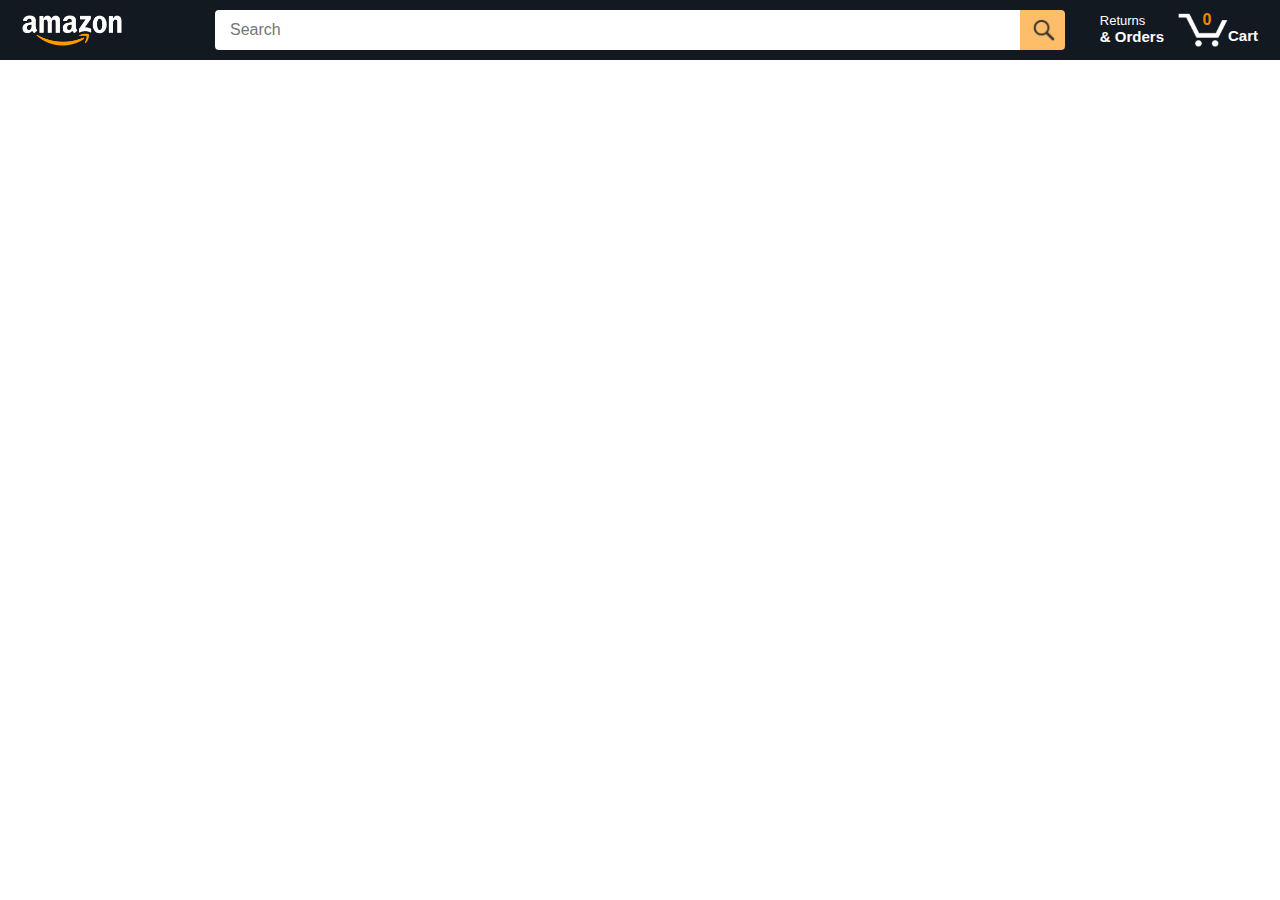
<file: index.html>
<!DOCTYPE html>
<html lang="en">
<head>
  <meta charset="UTF-8" />
  <meta http-equiv="refresh" content="0; url=amazon.html" />
  <title>Redirecting...</title>
</head>
<body>
  <p>If you are not redirected automatically, <a href="amazon.html">click here</a>.</p>
</body>
</html>
</file>
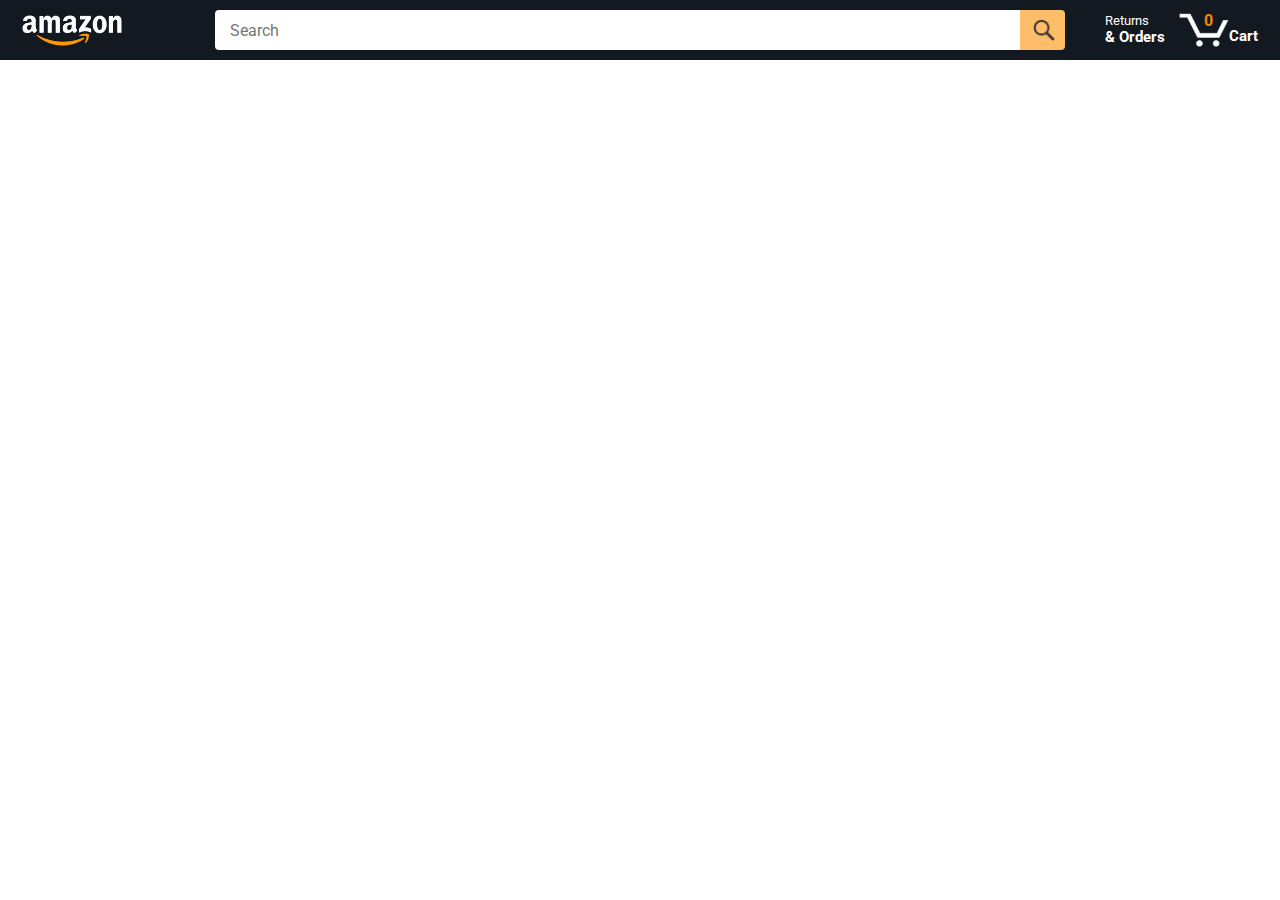
<file: amazon.html>
<!DOCTYPE html>
<html>
  <head>
    <title>Amazon Project</title>

    <!-- This code is needed for responsive design to work.
      (Responsive design = make the website look good on
      smaller screen sizes like a phone or a tablet). -->
    <meta name="viewport" content="width=device-width, initial-scale=1">

    <!-- Load a font called Roboto from Google Fonts. -->
    <link rel="preconnect" href="https://fonts.googleapis.com">
    <link rel="preconnect" href="https://fonts.gstatic.com" crossorigin>
    <link href="https://fonts.googleapis.com/css2?family=Roboto:wght@400;500;700&display=swap" rel="stylesheet">

    <!-- Here are the CSS files for this page. -->
    <link rel="stylesheet" href="styles/shared/general.css">
    <link rel="stylesheet" href="styles/shared/amazon-header.css">
    <link rel="stylesheet" href="styles/pages/amazon.css">
  </head>
  <body>
    <div class="amazon-header">
      <div class="amazon-header-left-section">
        <a href="amazon.html" class="header-link">
          <img class="amazon-logo"
            src="images/amazon-logo-white.png">
          <img class="amazon-mobile-logo"
            src="images/amazon-mobile-logo-white.png">
        </a>
      </div>

      <div class="amazon-header-middle-section">
        <input class="search-bar" type="text" placeholder="Search">

        <button class="search-button">
          <img class="search-icon" src="images/icons/search-icon.png">
        </button>
      </div>

      <div class="amazon-header-right-section">
        <a class="orders-link header-link" href="orders.html">
          <span class="returns-text">Returns</span>
          <span class="orders-text">& Orders</span>
        </a>

        <a class="cart-link header-link" href="checkout.html">
          <img class="cart-icon" src="images/icons/cart-icon.png">
          <div class="cart-quantity js-cart-quantity">0</div>
          <div class="cart-text">Cart</div>
        </a>
      </div>
    </div>
    
    <div class="main">
      <div class="products-grid js-products-grid">
       
      </div>
    </div>
    <script src="scripts/cart.js"> </script>
    <script src="data\products.js"></script>
    <script src="scripts/amazon.js"></script>
  </body>
</html>
</file>
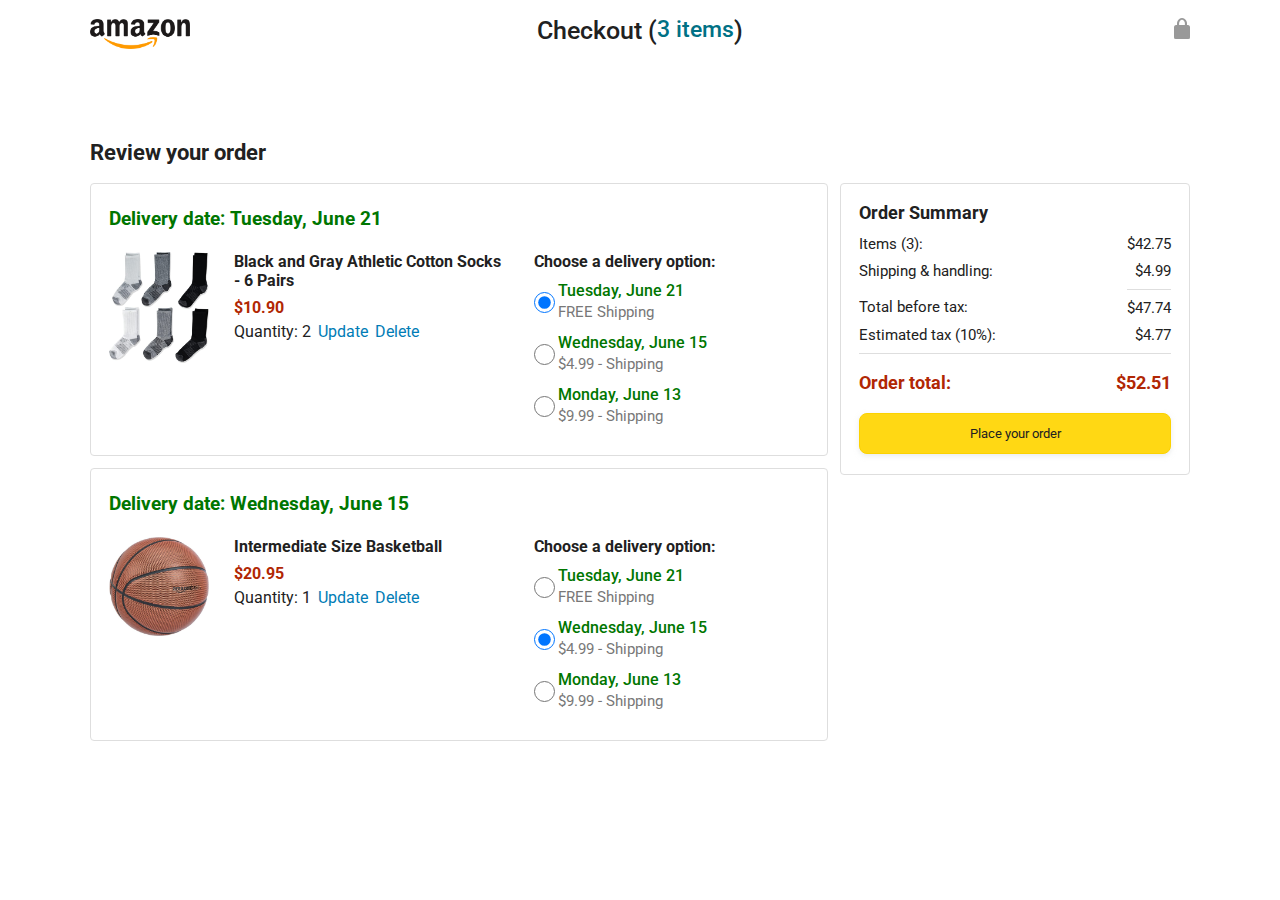
<file: checkout.html>
<!DOCTYPE html>
<html>
  <head>
    <title>Checkout</title>

    <!-- This code is needed for responsive design to work.
      (Responsive design = make the website look good on
      smaller screen sizes like a phone or a tablet). -->
    <meta name="viewport" content="width=device-width, initial-scale=1">

    <!-- Load a font called Roboto from Google Fonts. -->
    <link rel="preconnect" href="https://fonts.googleapis.com">
    <link rel="preconnect" href="https://fonts.gstatic.com" crossorigin>
    <link href="https://fonts.googleapis.com/css2?family=Roboto:wght@400;500;700&display=swap" rel="stylesheet">

    <!-- Here are the CSS files for this page. -->
    <link rel="stylesheet" href="styles/shared/general.css">
    <link rel="stylesheet" href="styles/pages/checkout/checkout-header.css">
    <link rel="stylesheet" href="styles/pages/checkout/checkout.css">
  </head>
  <body>
    <div class="checkout-header">
      <div class="header-content">
        <div class="checkout-header-left-section">
          <a href="amazon.html">
            <img class="amazon-logo" src="images/amazon-logo.png">
            <img class="amazon-mobile-logo" src="images/amazon-mobile-logo.png">
          </a>
        </div>

        <div class="checkout-header-middle-section">
          Checkout (<a class="return-to-home-link"
            href="amazon.html">3 items</a>)
        </div>

        <div class="checkout-header-right-section">
          <img src="images/icons/checkout-lock-icon.png">
        </div>
      </div>
    </div>

    <div class="main">
      <div class="page-title">Review your order</div>

      <div class="checkout-grid">
        <div class="order-summary">
          <div class="cart-item-container">
            <div class="delivery-date">
              Delivery date: Tuesday, June 21
            </div>

            <div class="cart-item-details-grid">
              <img class="product-image"
                src="images/products/athletic-cotton-socks-6-pairs.jpg">

              <div class="cart-item-details">
                <div class="product-name">
                  Black and Gray Athletic Cotton Socks - 6 Pairs
                </div>
                <div class="product-price">
                  $10.90
                </div>
                <div class="product-quantity">
                  <span>
                    Quantity: <span class="quantity-label">2</span>
                  </span>
                  <span class="update-quantity-link link-primary">
                    Update
                  </span>
                  <span class="delete-quantity-link link-primary">
                    Delete
                  </span>
                </div>
              </div>

              <div class="delivery-options">
                <div class="delivery-options-title">
                  Choose a delivery option:
                </div>
                <div class="delivery-option">
                  <input type="radio" checked
                    class="delivery-option-input"
                    name="delivery-option-1">
                  <div>
                    <div class="delivery-option-date">
                      Tuesday, June 21
                    </div>
                    <div class="delivery-option-price">
                      FREE Shipping
                    </div>
                  </div>
                </div>
                <div class="delivery-option">
                  <input type="radio"
                    class="delivery-option-input"
                    name="delivery-option-1">
                  <div>
                    <div class="delivery-option-date">
                      Wednesday, June 15
                    </div>
                    <div class="delivery-option-price">
                      $4.99 - Shipping
                    </div>
                  </div>
                </div>
                <div class="delivery-option">
                  <input type="radio"
                    class="delivery-option-input"
                    name="delivery-option-1">
                  <div>
                    <div class="delivery-option-date">
                      Monday, June 13
                    </div>
                    <div class="delivery-option-price">
                      $9.99 - Shipping
                    </div>
                  </div>
                </div>
              </div>
            </div>
          </div>

          <div class="cart-item-container">
            <div class="delivery-date">
              Delivery date: Wednesday, June 15
            </div>

            <div class="cart-item-details-grid">
              <img class="product-image"
                src="images/products/intermediate-composite-basketball.jpg">

              <div class="cart-item-details">
                <div class="product-name">
                  Intermediate Size Basketball
                </div>
                <div class="product-price">
                  $20.95
                </div>
                <div class="product-quantity">
                  <span>
                    Quantity: <span class="quantity-label">1</span>
                  </span>
                  <span class="update-quantity-link link-primary">
                    Update
                  </span>
                  <span class="delete-quantity-link link-primary">
                    Delete
                  </span>
                </div>
              </div>

              <div class="delivery-options">
                <div class="delivery-options-title">
                  Choose a delivery option:
                </div>

                <div class="delivery-option">
                  <input type="radio" class="delivery-option-input"
                    name="delivery-option-2">
                  <div>
                    <div class="delivery-option-date">
                      Tuesday, June 21
                    </div>
                    <div class="delivery-option-price">
                      FREE Shipping
                    </div>
                  </div>
                </div>
                <div class="delivery-option">
                  <input type="radio" checked class="delivery-option-input"
                    name="delivery-option-2">
                  <div>
                    <div class="delivery-option-date">
                      Wednesday, June 15
                    </div>
                    <div class="delivery-option-price">
                      $4.99 - Shipping
                    </div>
                  </div>
                </div>
                <div class="delivery-option">
                  <input type="radio" class="delivery-option-input"
                    name="delivery-option-2">
                  <div>
                    <div class="delivery-option-date">
                      Monday, June 13
                    </div>
                    <div class="delivery-option-price">
                      $9.99 - Shipping
                    </div>
                  </div>
                </div>
              </div>
            </div>
          </div>
        </div>

        <div class="payment-summary">
          <div class="payment-summary-title">
            Order Summary
          </div>

          <div class="payment-summary-row">
            <div>Items (3):</div>
            <div class="payment-summary-money">$42.75</div>
          </div>

          <div class="payment-summary-row">
            <div>Shipping &amp; handling:</div>
            <div class="payment-summary-money">$4.99</div>
          </div>

          <div class="payment-summary-row subtotal-row">
            <div>Total before tax:</div>
            <div class="payment-summary-money">$47.74</div>
          </div>

          <div class="payment-summary-row">
            <div>Estimated tax (10%):</div>
            <div class="payment-summary-money">$4.77</div>
          </div>

          <div class="payment-summary-row total-row">
            <div>Order total:</div>
            <div class="payment-summary-money">$52.51</div>
          </div>

          <button class="place-order-button button-primary">
            Place your order
          </button>
        </div>
      </div>
    </div>
  </body>
</html>
</file>
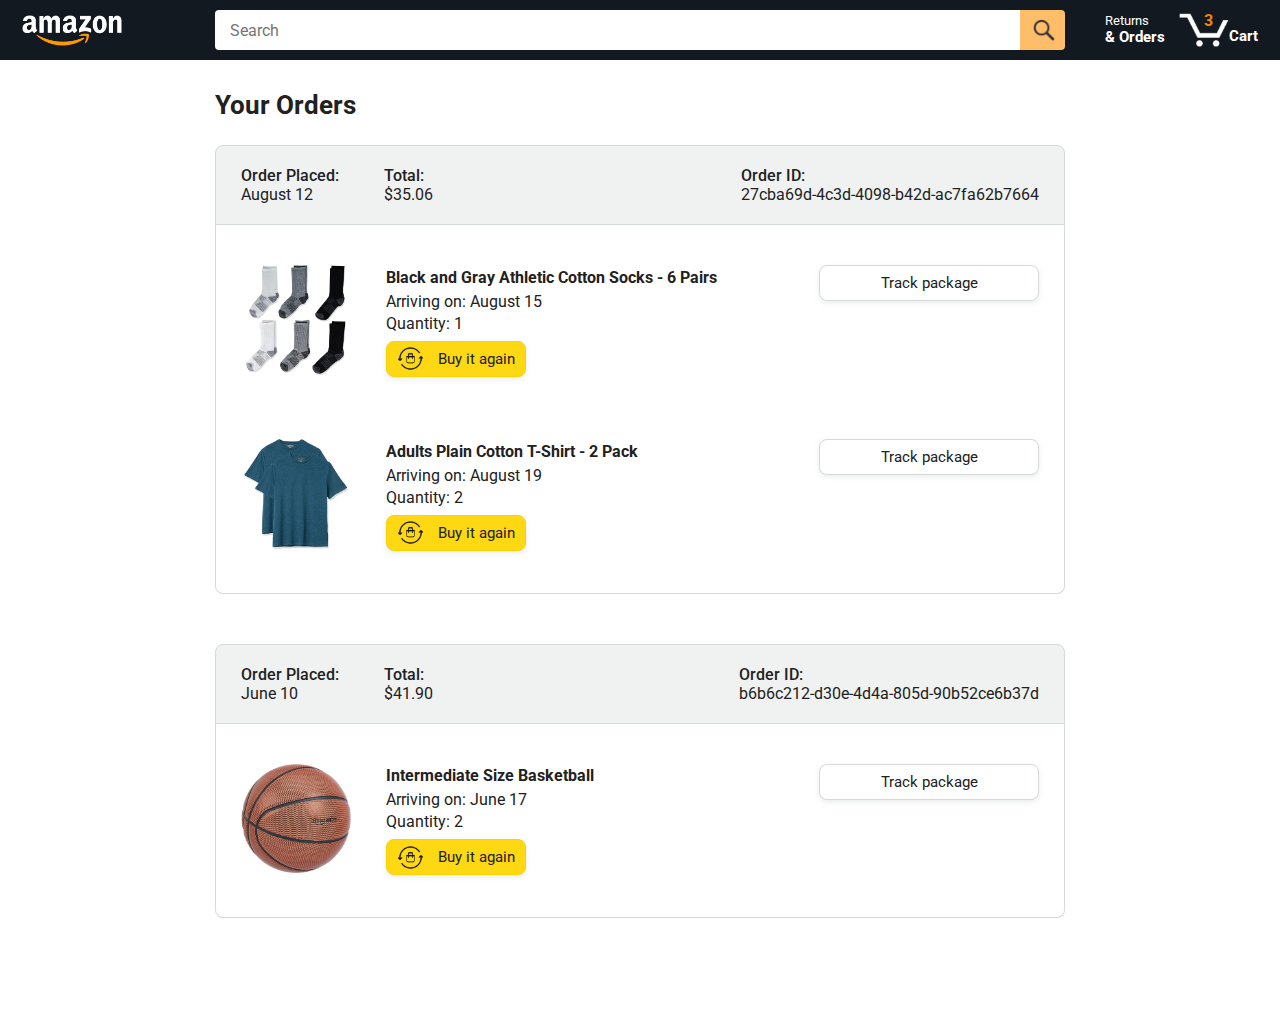
<file: orders.html>
<!DOCTYPE html>
<html>
  <head>
    <title>Orders</title>

    <!-- This code is needed for responsive design to work.
      (Responsive design = make the website look good on
      smaller screen sizes like a phone or a tablet). -->
    <meta name="viewport" content="width=device-width, initial-scale=1">

    <!-- Load a font called Roboto from Google Fonts. -->
    <link rel="preconnect" href="https://fonts.googleapis.com">
    <link rel="preconnect" href="https://fonts.gstatic.com" crossorigin>
    <link href="https://fonts.googleapis.com/css2?family=Roboto:wght@400;500;700&display=swap" rel="stylesheet">

    <!-- Here are the CSS files for this page. -->
    <link rel="stylesheet" href="styles/shared/general.css">
    <link rel="stylesheet" href="styles/shared/amazon-header.css">
    <link rel="stylesheet" href="styles/pages/orders.css">
  </head>
  <body>
    <div class="amazon-header">
      <div class="amazon-header-left-section">
        <a href="amazon.html" class="header-link">
          <img class="amazon-logo"
            src="images/amazon-logo-white.png">
          <img class="amazon-mobile-logo"
            src="images/amazon-mobile-logo-white.png">
        </a>
      </div>

      <div class="amazon-header-middle-section">
        <input class="search-bar" type="text" placeholder="Search">

        <button class="search-button">
          <img class="search-icon" src="images/icons/search-icon.png">
        </button>
      </div>

      <div class="amazon-header-right-section">
        <a class="orders-link header-link" href="orders.html">
          <span class="returns-text">Returns</span>
          <span class="orders-text">& Orders</span>
        </a>

        <a class="cart-link header-link" href="checkout.html">
          <img class="cart-icon" src="images/icons/cart-icon.png">
          <div class="cart-quantity">3</div>
          <div class="cart-text">Cart</div>
        </a>
      </div>
    </div>

    <div class="main">
      <div class="page-title">Your Orders</div>

      <div class="orders-grid">
        <div class="order-container">
          
          <div class="order-header">
            <div class="order-header-left-section">
              <div class="order-date">
                <div class="order-header-label">Order Placed:</div>
                <div>August 12</div>
              </div>
              <div class="order-total">
                <div class="order-header-label">Total:</div>
                <div>$35.06</div>
              </div>
            </div>

            <div class="order-header-right-section">
              <div class="order-header-label">Order ID:</div>
              <div>27cba69d-4c3d-4098-b42d-ac7fa62b7664</div>
            </div>
          </div>

          <div class="order-details-grid">
            <div class="product-image-container">
              <img src="images/products/athletic-cotton-socks-6-pairs.jpg">
            </div>

            <div class="product-details">
              <div class="product-name">
                Black and Gray Athletic Cotton Socks - 6 Pairs
              </div>
              <div class="product-delivery-date">
                Arriving on: August 15
              </div>
              <div class="product-quantity">
                Quantity: 1
              </div>
              <button class="buy-again-button button-primary">
                <img class="buy-again-icon" src="images/icons/buy-again.png">
                <span class="buy-again-message">Buy it again</span>
              </button>
            </div>

            <div class="product-actions">
              <a href="tracking.html">
                <button class="track-package-button button-secondary">
                  Track package
                </button>
              </a>
            </div>

            <div class="product-image-container">
              <img src="images/products/adults-plain-cotton-tshirt-2-pack-teal.jpg">
            </div>

            <div class="product-details">
              <div class="product-name">
                Adults Plain Cotton T-Shirt - 2 Pack
              </div>
              <div class="product-delivery-date">
                Arriving on: August 19
              </div>
              <div class="product-quantity">
                Quantity: 2
              </div>
              <button class="buy-again-button button-primary">
                <img class="buy-again-icon" src="images/icons/buy-again.png">
                <span class="buy-again-message">Buy it again</span>
              </button>
            </div>

            <div class="product-actions">
              <a href="tracking.html">
                <button class="track-package-button button-secondary">
                  Track package
                </button>
              </a>
            </div>
          </div>
        </div>

        <div class="order-container">

          <div class="order-header">
            <div class="order-header-left-section">
              <div class="order-date">
                <div class="order-header-label">Order Placed:</div>
                <div>June 10</div>
              </div>
              <div class="order-total">
                <div class="order-header-label">Total:</div>
                <div>$41.90</div>
              </div>
            </div>

            <div class="order-header-right-section">
              <div class="order-header-label">Order ID:</div>
              <div>b6b6c212-d30e-4d4a-805d-90b52ce6b37d</div>
            </div>
          </div>

          <div class="order-details-grid">
            <div class="product-image-container">
              <img src="images/products/intermediate-composite-basketball.jpg">
            </div>

            <div class="product-details">
              <div class="product-name">
                Intermediate Size Basketball
              </div>
              <div class="product-delivery-date">
                Arriving on: June 17
              </div>
              <div class="product-quantity">
                Quantity: 2
              </div>
              <button class="buy-again-button button-primary">
                <img class="buy-again-icon" src="images/icons/buy-again.png">
                <span class="buy-again-message">Buy it again</span>
              </button>
            </div>

            <div class="product-actions">
              <a href="tracking.html">
                <button class="track-package-button button-secondary">
                  Track package
                </button>
              </a>
            </div>
          </div>
        </div>
      </div>
    </div>
  </body>
</html>
</file>
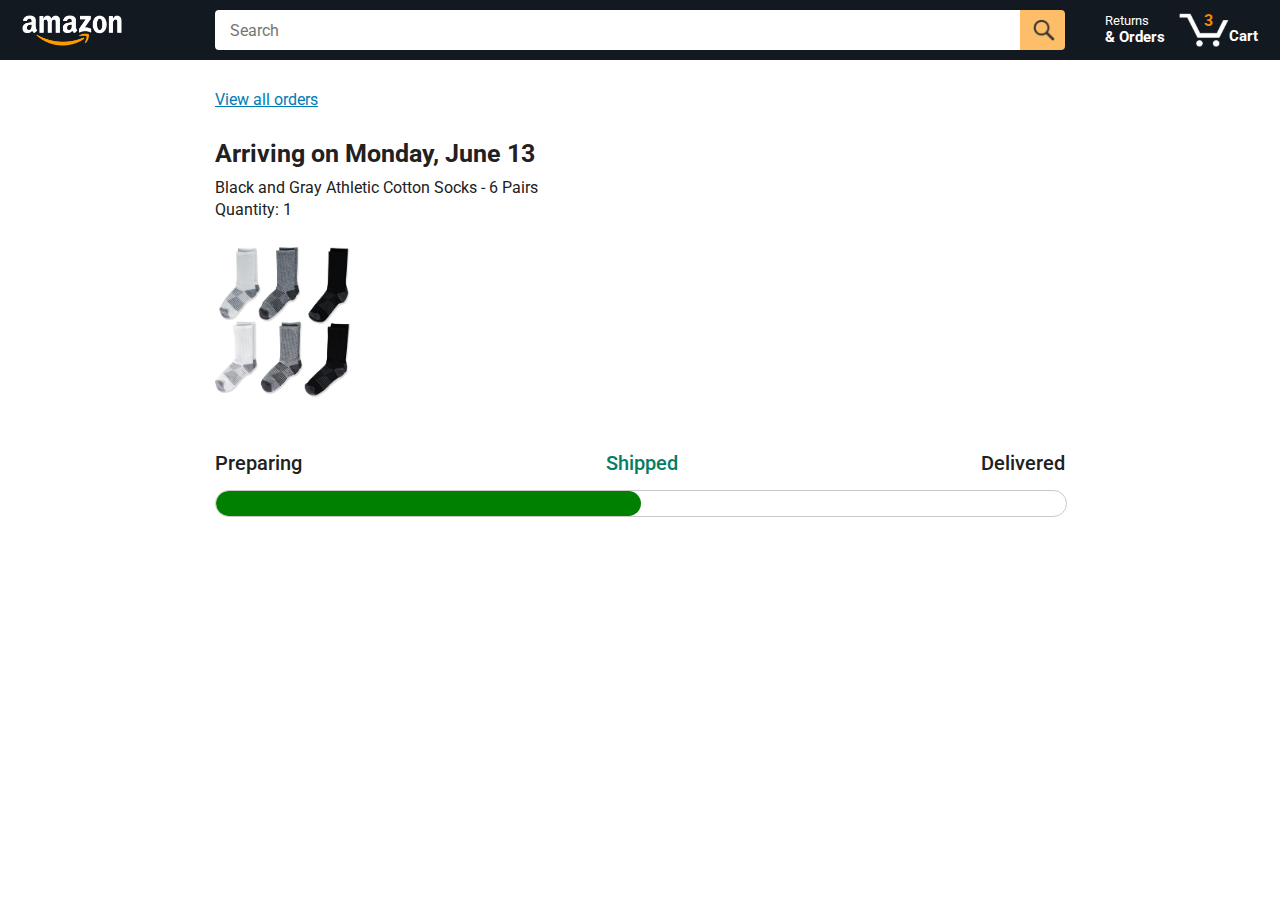
<file: tracking.html>
<!DOCTYPE html>
<html>
  <head>
    <title>Tracking</title>

    <!-- This code is needed for responsive design to work.
      (Responsive design = make the website look good on
      smaller screen sizes like a phone or a tablet). -->
    <meta name="viewport" content="width=device-width, initial-scale=1">

    <!-- Load a font called Roboto from Google Fonts. -->
    <link rel="preconnect" href="https://fonts.googleapis.com">
    <link rel="preconnect" href="https://fonts.gstatic.com" crossorigin>
    <link href="https://fonts.googleapis.com/css2?family=Roboto:wght@400;500;700&display=swap" rel="stylesheet">

    <!-- Here are the CSS files for this page. -->
    <link rel="stylesheet" href="styles/shared/general.css">
    <link rel="stylesheet" href="styles/shared/amazon-header.css">
    <link rel="stylesheet" href="styles/pages/tracking.css">
  </head>
  <body>
    <div class="amazon-header">
      <div class="amazon-header-left-section">
        <a href="amazon.html" class="header-link">
          <img class="amazon-logo"
            src="images/amazon-logo-white.png">
          <img class="amazon-mobile-logo"
            src="images/amazon-mobile-logo-white.png">
        </a>
      </div>

      <div class="amazon-header-middle-section">
        <input class="search-bar" type="text" placeholder="Search">

        <button class="search-button">
          <img class="search-icon" src="images/icons/search-icon.png">
        </button>
      </div>

      <div class="amazon-header-right-section">
        <a class="orders-link header-link" href="orders.html">
          <span class="returns-text">Returns</span>
          <span class="orders-text">& Orders</span>
        </a>

        <a class="cart-link header-link" href="checkout.html">
          <img class="cart-icon" src="images/icons/cart-icon.png">
          <div class="cart-quantity">3</div>
          <div class="cart-text">Cart</div>
        </a>
      </div>
    </div>

    <div class="main">
      <div class="order-tracking">
        <a class="back-to-orders-link link-primary" href="orders.html">
          View all orders
        </a>

        <div class="delivery-date">
          Arriving on Monday, June 13
        </div>

        <div class="product-info">
          Black and Gray Athletic Cotton Socks - 6 Pairs
        </div>

        <div class="product-info">
          Quantity: 1
        </div>

        <img class="product-image" src="images/products/athletic-cotton-socks-6-pairs.jpg">

        <div class="progress-labels-container">
          <div class="progress-label">
            Preparing
          </div>
          <div class="progress-label current-status">
            Shipped
          </div>
          <div class="progress-label">
            Delivered
          </div>
        </div>

        <div class="progress-bar-container">
          <div class="progress-bar"></div>
        </div>
      </div>
    </div>
  </body>
</html>
</file>
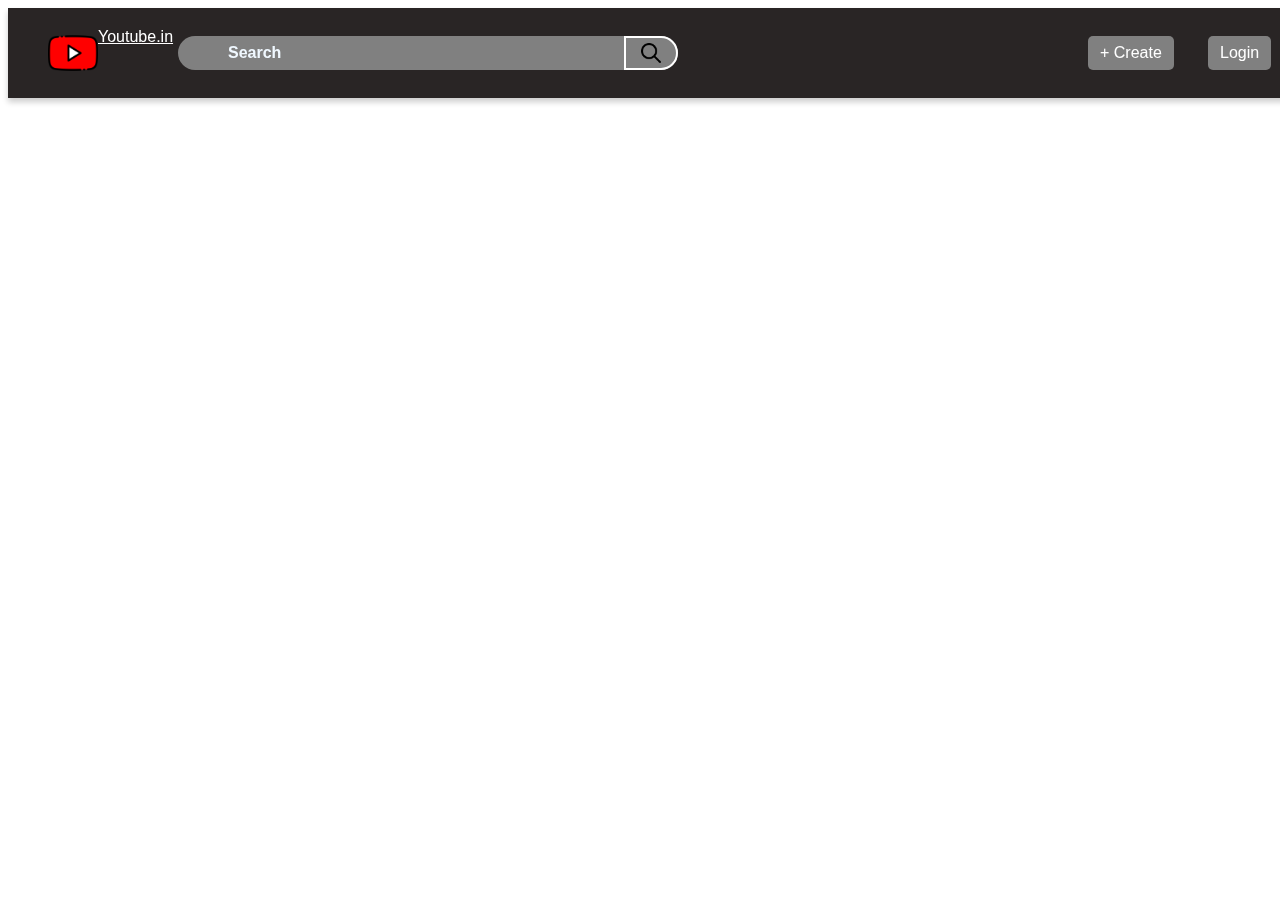
<file: my own/myyoutube.html>
<!DOCTYPE html>
<html lang="en">
<head>
  <meta charset="UTF-8">
  <meta name="viewport" content="width=device-width, initial-scale=1.0">
  <title>Amazon Home page</title>
  <style>
    body{
      font-family: Arial, Helvetica, sans-serif;
    }
    a{
      color: white;
      display: flex;
      justify-content: start;
    }
    .header{
      position: fixed;
      height: 70px ;
      background-color: rgb(41, 37, 37);
      width:100%;
      
      display: grid;
      grid-template-columns: 150px auto 120px 100px;
      align-items: center;
      padding: 10px 20px;
      box-shadow: 0px 4px 6px rgba(0, 0, 0, 0.2);
   
      
    }
    .image-jss{
      height: 50px;
      width: 50px;
    }
    .logo{
      padding-left: 20px;
      
    }
    .search-container{
      display:flex;
      align-items: center;
      background-color: grey;
      border-radius: 20px;
     
      width: 500px;
    }
    .search-bar {
      flex: 1;
      border: none;
      background: transparent;
      color: white;
      font-size: 16px;
      padding: 5px;
      outline: none;
      border-radius: 20px 0 0 20px;
      padding-left: 20px;
    }
    .search-icon {
  border: 2px solid white; /* Add white border */
  cursor: pointer;
  background: transparent;
  
  display: flex;
  align-items: center;
  border-radius:0 20px 20px 0; /* Creates parabolic shape */
  padding: 5px 15px; /* Ensures spacing */
}
  
    .search-bar::placeholder{
      color: aliceblue;
      
      font-weight: bold;
      text-align: left;
      text-indent: 30px;

      


    }
     .create-button button,
    .login-button button {
      background-color: gray;
      color: white;
      border: none;
      padding: 8px 12px;
      font-size: 16px;
      border-radius: 5px;
      cursor: pointer;
    }
    .search-image-jss{
       height: 20px;
      width: 20px;
      
     
    }
  </style>
</head>
<body>
  <div class="header"> 
    
    <div class="logo">
      <a href="myyoutube.html"><img  src="youtube.png"  class="image-jss" alt="">Youtube.in</a>
    </div>
   
    <div class="search-container">
      <input type="text" class="search-bar" placeholder="Search" >
       <button class="search-icon">
        <img src="search.png" class="search-image-jss" alt="">
      </button>
    </div>
    
    
    
    <div class="create-button">
      <button> + Create</button>
    </div>
    
    <div class="login-button">
      <button> Login </button>
    </div>
    
  </div>
</body>
</html>
</file>
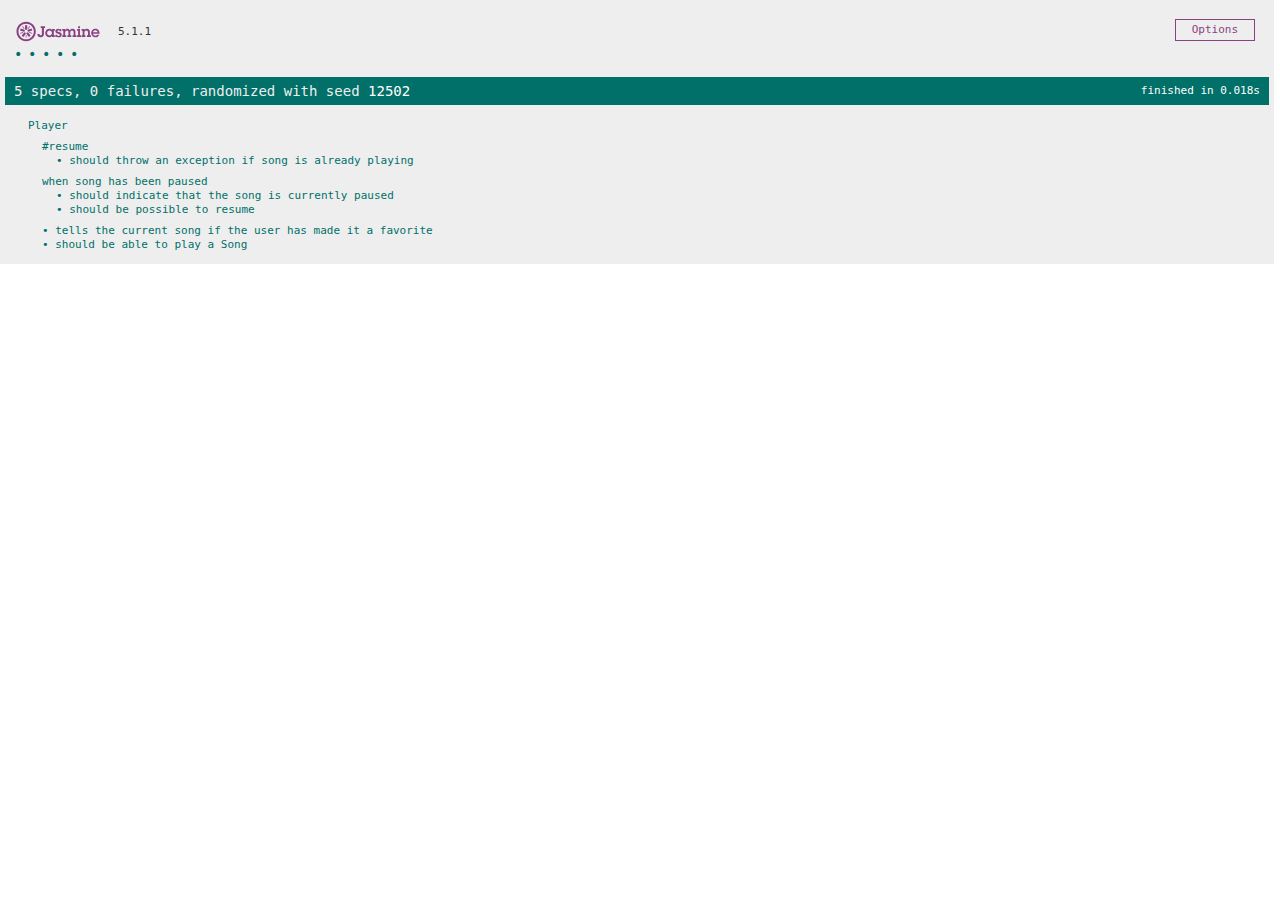
<file: tests-jasmine/SpecRunner.html>
<!DOCTYPE html>
<html>
<head>
  <meta charset="utf-8">
  <title>Jasmine Spec Runner v5.1.1</title>

  <link rel="shortcut icon" type="image/png" href="lib/jasmine-5.1.1/jasmine_favicon.png">
  <link rel="stylesheet" href="lib/jasmine-5.1.1/jasmine.css">

  <script src="lib/jasmine-5.1.1/jasmine.js"></script>
  <script src="lib/jasmine-5.1.1/jasmine-html.js"></script>
  <script src="lib/jasmine-5.1.1/boot0.js"></script>
  <!-- optional: include a file here that configures the Jasmine env -->
  <script src="lib/jasmine-5.1.1/boot1.js"></script>

  <!-- include source files here... -->
  <script src="src/Player.js"></script>
  <script src="src/Song.js"></script>

  <!-- include spec files here... -->
  <script src="spec/SpecHelper.js"></script>
  <script src="spec/PlayerSpec.js"></script>

</head>

<body>
</body>
</html>
</file>
<file: styles/shared/general.css>
body {
  font-family: Roboto, Arial;
  color: rgb(33, 33, 33);
  /* The <body> element has a default margin of 8px
     on all sides. This removes the default margins. */
  margin: 0;
}

/* <p> elements have a default margin on the top
   and bottom. This removes the default margins. */
p {
  margin: 0;
}

button {
  cursor: pointer;
}

select {
  cursor: pointer;
}

input, select, button {
  font-family: Roboto, Arial;
}

.button-primary {
  color: rgb(33, 33, 33);
  background-color: rgb(255, 216, 20);
  border: 1px solid rgb(252, 210, 0);
  border-radius: 8px;
  cursor: pointer;
  box-shadow: 0 2px 5px rgba(213, 217, 217, 0.5);
}

.button-primary:hover {
  background-color: rgb(247, 202, 0);
  border: 1px solid rgb(242, 194, 0);
}

.button-primary:active {
  background: rgb(255, 216, 20);
  border-color: rgb(252, 210, 0);
  box-shadow: none;
}

.button-secondary {
  color: rgb(33, 33, 33);
  background: white;
  border: 1px solid rgb(213, 217, 217);
  border-radius: 8px;
  cursor: pointer;
  box-shadow: 0 2px 5px rgba(213, 217, 217, 0.5);
}

.button-secondary:hover {
  background-color: rgb(247, 250, 250);
}

.button-secondary:active {
  background-color: rgb(237, 253, 255);
  box-shadow: none;
}

/* These styles will limit text to 2 lines. Anything
   beyond 2 lines will be replaced with "..."
   You can find this code by using an A.I. tool or by
   searching in Google.
   https://css-tricks.com/almanac/properties/l/line-clamp/ */
.limit-text-to-2-lines {
  display: -webkit-box;
  -webkit-line-clamp: 2;
  -webkit-box-orient: vertical;
  overflow: hidden;
}

.link-primary {
  color: rgb(1, 124, 182);
  cursor: pointer;
}

.link-primary:hover {
  color: rgb(196, 80, 0);
}

/* Styles for dropdown selectors. */
select {
  color: rgb(33, 33, 33);
  background-color: rgb(240, 240, 240);
  border: 1px solid rgb(213, 217, 217);
  border-radius: 8px;
  padding: 3px 5px;
  font-size: 15px;
  cursor: pointer;
  box-shadow: 0 2px 5px rgba(213, 217, 217, 0.5);
}

select:focus,
input:focus {
  outline: 2px solid rgb(255, 153, 0);
}
</file>
<file: styles/shared/amazon-header.css>
.amazon-header {
  background-color: rgb(19, 25, 33);
  color: white;
  padding-left: 15px;
  padding-right: 15px;

  display: flex;
  align-items: center;
  justify-content: space-between;

  position: fixed;
  top: 0;
  left: 0;
  right: 0;
  height: 60px;
}

.amazon-header-left-section {
  width: 180px;
}

@media (max-width: 800px) {
  .amazon-header-left-section {
    width: unset;
  }
}

.header-link {
  display: inline-block;
  padding: 6px;
  border-radius: 2px;
  cursor: pointer;
  text-decoration: none;
  border: 1px solid rgba(0, 0, 0, 0);
}

.header-link:hover {
  border: 1px solid white;
}

.amazon-logo {
  width: 100px;
  margin-top: 5px;
}

.amazon-mobile-logo {
  display: none;
}

@media (max-width: 575px) {
  .amazon-logo {
    display: none;
  }

  .amazon-mobile-logo {
    display: block;
    height: 35px;
    margin-top: 5px;
  }
}

.amazon-header-middle-section {
  flex: 1;
  max-width: 850px;
  margin-left: 10px;
  margin-right: 10px;
  display: flex;
}

.search-bar {
  flex: 1;
  width: 0;
  font-size: 16px;
  height: 38px;
  padding-left: 15px;
  border: none;
  border-top-left-radius: 4px;
  border-bottom-left-radius: 4px;
  border-top-right-radius: 0;
  border-bottom-right-radius: 0;
}

.search-button {
  background-color: rgb(254, 189, 105);
  border: none;
  width: 45px;
  height: 40px;
  border-top-right-radius: 4px;
  border-bottom-right-radius: 4px;
  flex-shrink: 0;
}

.search-icon {
  height: 22px;
  margin-left: 2px;
  margin-top: 3px;
}

.amazon-header-right-section {
  width: 180px;
  flex-shrink: 0;
  display: flex;
  justify-content: end;
}

.orders-link {
  color: white;
}

.returns-text {
  display: block;
  font-size: 13px;
}

.orders-text {
  display: block;
  font-size: 15px;
  font-weight: 700;
}

.cart-link {
  color: white;
  display: flex;
  align-items: center;
  position: relative;
}

.cart-icon {
  width: 50px;
}

.cart-text {
  margin-top: 12px;
  font-size: 15px;
  font-weight: 700;
}

.cart-quantity {
  color: rgb(240, 136, 4);
  font-size: 16px;
  font-weight: 700;

  position: absolute;
  top: 4px;
  left: 22px;
  
  width: 26px;
  text-align: center;
}
</file>
<file: styles/pages/amazon.css>
.main {
  margin-top: 60px;
}

.products-grid {
  display: grid;

  /* - In CSS Grid, 1fr means a column will take up the
       remaining space in the grid.
     - If we write 1fr 1fr ... 1fr; 8 times, this will
       divide the grid into 8 columns, each taking up an
       equal amount of the space.
     - repeat(8, 1fr); is a shortcut for repeating "1fr"
       8 times (instead of typing out "1fr" 8 times).
       repeat(...) is a special property that works with
       display: grid; */
  grid-template-columns: repeat(8, 1fr);
}

/* @media is used to create responsive design (making the
   website look good on any screen size). This @media
   means when the screen width is 2000px or less, we
   will divide the grid into 7 columns instead of 8. */
@media (max-width: 2000px) {
  .products-grid {
    grid-template-columns: repeat(7, 1fr);
  }
}

/* This @media means when the screen width is 1600px or
   less, we will divide the grid into 6 columns. */
@media (max-width: 1600px) {
  .products-grid {
    grid-template-columns: repeat(6, 1fr);
  }
}

@media (max-width: 1300px) {
  .products-grid {
    grid-template-columns: repeat(5, 1fr);
  }
}

@media (max-width: 1000px) {
  .products-grid {
    grid-template-columns: repeat(4, 1fr);
  }
}

@media (max-width: 800px) {
  .products-grid {
    grid-template-columns: repeat(3, 1fr);
  }
}

@media (max-width: 575px) {
  .products-grid {
    grid-template-columns: repeat(2, 1fr);
  }
}

@media (max-width: 450px) {
  .products-grid {
    grid-template-columns: 1fr;
  }
}

.product-container {
  padding-top: 40px;
  padding-bottom: 25px;
  padding-left: 25px;
  padding-right: 25px;

  border-right: 1px solid rgb(231, 231, 231);
  border-bottom: 1px solid rgb(231, 231, 231);

  display: flex;
  flex-direction: column;
}

.product-image-container {
  display: flex;
  justify-content: center;
  align-items: center;

  height: 180px;
  margin-bottom: 20px;
}

.product-image {
  /* Images will overflow their container by default. To
    prevent this, we set max-width and max-height to 100%
    so they stay inside their container. */
  max-width: 100%;
  max-height: 100%;
}

.product-name {
  height: 40px;
  margin-bottom: 5px;
}

.product-rating-container {
  display: flex;
  align-items: center;
  margin-bottom: 10px;
}

.product-rating-stars {
  width: 100px;
  margin-right: 6px;
}

.product-rating-count {
  color: rgb(1, 124, 182);
  cursor: pointer;
  margin-top: 3px;
}

.product-price {
  font-weight: 700;
  margin-bottom: 10px;
}

.product-quantity-container {
  margin-bottom: 17px;
}

.product-spacer {
  flex: 1;
}

.added-to-cart {
  color: rgb(6, 125, 98);
  font-size: 16px;

  display: flex;
  align-items: center;
  margin-bottom: 8px;

  /* At first, the "Added to cart" message will
     be invisible. Use JavaScript to change the
     opacity and make it visible. */
  opacity: 0;
}

.added-to-cart img {
  height: 20px;
  margin-right: 5px;
}

.add-to-cart-button {
  width: 100%;
  padding: 8px;
  border-radius: 50px;
}
</file>
<file: styles/pages/checkout/checkout-header.css>
.checkout-header {
  height: 60px;
  padding-left: 30px;
  padding-right: 30px;
  background-color: white;

  display: flex;
  justify-content: center;

  position: fixed;
  top: 0;
  left: 0;
  right: 0;
  z-index: 1000;
}

.header-content {
  width: 100%;
  max-width: 1100px;

  display: flex;
  align-items: center;
}

.checkout-header-left-section {
  width: 150px;
}

.amazon-logo {
  width: 100px;
  margin-top: 12px;
}

.amazon-mobile-logo {
  display: none;
}

/* @media is used to create responsive design (making the
   website look good on any screen size). This @media
   means when the screen width is 575px or less, different
   styles (inside the {...}) will be applied. */
@media (max-width: 575px) {
  .checkout-header-left-section {
    width: auto;
  }

  .amazon-logo {
    display: none;
  }

  .amazon-mobile-logo {
    display: inline-block;
    height: 35px;
    margin-top: 5px;
  }
}

.checkout-header-middle-section {
  flex: 1;
  flex-shrink: 0;
  text-align: center;

  font-size: 25px;
  font-weight: 500;

  display: flex;
  justify-content: center;
}

.return-to-home-link {
  color: rgb(0, 113, 133);
  font-size: 23px;
  text-decoration: none;
  cursor: pointer;
}

@media (max-width: 1000px) {
  .checkout-header-middle-section {
    font-size: 20px;
    margin-right: 60px;
  }

  .return-to-home-link {
    font-size: 18px;
  }
}

@media (max-width: 575px) {
  .checkout-header-middle-section {
    margin-right: 5px;
  }
}

.checkout-header-right-section {
  text-align: right;
  width: 150px;
}

@media (max-width: 1000px) {
  .checkout-header-right-section {
    width: auto;
  }
}
</file>
<file: styles/pages/checkout/checkout.css>
.main {
  max-width: 1100px;
  padding-left: 30px;
  padding-right: 30px;

  margin-top: 140px;
  margin-bottom: 100px;

  /* margin-left: auto;
     margin-right auto;
     Is a trick for centering an element horizontally
     without needing a container. */
  margin-left: auto;
  margin-right: auto;
}

.page-title {
  font-weight: 700;
  font-size: 22px;
  margin-bottom: 18px;
}

.checkout-grid {
  display: grid;
  /* Here, 1fr means the first column will take
     up the remaining space in the grid. */
  grid-template-columns: 1fr 350px;
  column-gap: 12px;

  /* Use align-items: start; to prevent the elements
     in the grid from stretching vertically. */
  align-items: start;
}

@media (max-width: 1000px) {
  .main {
    max-width: 500px;
  }

  .checkout-grid {
    grid-template-columns: 1fr;
  }
}

.cart-item-container,
.payment-summary {
  border: 1px solid rgb(222, 222, 222);
  border-radius: 4px;
  padding: 18px;
}

.cart-item-container {
  margin-bottom: 12px;
}

.payment-summary {
  padding-bottom: 5px;
}

@media (max-width: 1000px) {
  .payment-summary {
    /* grid-row: 1 means this element will be placed into row
      1 in the grid. (Normally, the row that an element is
      placed in is determined by the order of the elements in
      the HTML. grid-row overrides this default ordering). */
    grid-row: 1;
    margin-bottom: 12px;
  }
}

.delivery-date {
  color: rgb(0, 118, 0);
  font-weight: 700;
  font-size: 19px;
  margin-top: 5px;
  margin-bottom: 22px;
}

.cart-item-details-grid {
  display: grid;
  /* 100px 1fr 1fr; means the 2nd and 3rd column will
     take up half the remaining space in the grid
     (they will divide up the remaining space evenly). */
  grid-template-columns: 100px 1fr 1fr;
  column-gap: 25px;
}

@media (max-width: 1000px) {
  .cart-item-details-grid {
    grid-template-columns: 100px 1fr;
    row-gap: 30px;
  }
}

.product-image {
  max-width: 100%;
  max-height: 120px;

  /* margin-left: auto;
     margin-right auto;
     Is a trick for centering an element horizontally
     without needing a container. */
  margin-left: auto;
  margin-right: auto;
}

.product-name {
  font-weight: 700;
  margin-bottom: 8px;
}

.product-price {
  color: rgb(177, 39, 4);
  font-weight: 700;
  margin-bottom: 5px;
}

.product-quantity .link-primary {
  margin-left: 3px;
}

@media (max-width: 1000px) {
  .delivery-options {
    /* grid-column: 1 means this element will be placed
       in column 1 in the grid. (Normally, the column that
       an element is placed in is determined by the order
       of the elements in the HTML. grid-column overrides
       this default ordering).
       
       / span 2 means this element will take up 2 columns
       in the grid (Normally, each element takes up 1
       column in the grid). */
    grid-column: 1 / span 2;
  }
}

.delivery-options-title {
  font-weight: 700;
  margin-bottom: 10px;
}

.delivery-option {
  display: grid;
  grid-template-columns: 24px 1fr;
  margin-bottom: 12px;
  cursor: pointer;
}

.delivery-option-input {
  margin-left: 0px;
  cursor: pointer;
}

.delivery-option-date {
  color: rgb(0, 118, 0);
  font-weight: 500;
  margin-bottom: 3px;
}

.delivery-option-price {
  color: rgb(120, 120, 120);
  font-size: 15px;
}

.payment-summary-title {
  font-weight: 700;
  font-size: 18px;
  margin-bottom: 12px;
}

.payment-summary-row {
  display: grid;
  /* 1fr auto; means the width of the 2nd column will be
     determined by the elements inside the column (auto).
     The 1st column will take up the remaining space. */
  grid-template-columns: 1fr auto;

  font-size: 15px;
  margin-bottom: 9px;
}

.payment-summary-money {
  text-align: right;
}

.subtotal-row .payment-summary-money {
  border-top: 1px solid rgb(222, 222, 222);
}

.subtotal-row div {
  padding-top: 9px;
}

.total-row {
  color: rgb(177, 39, 4);
  font-weight: 700;
  font-size: 18px;

  border-top: 1px solid rgb(222, 222, 222);
  padding-top: 18px;
}

.place-order-button {
  width: 100%;
  padding-top: 12px;
  padding-bottom: 12px;
  border-radius: 8px;

  margin-top: 11px;
  margin-bottom: 15px;
}
</file>
<file: styles/pages/orders.css>
.main {
  max-width: 850px;
  margin-top: 90px;
  margin-bottom: 100px;
  padding-left: 20px;
  padding-right: 20px;

  /* margin-left: auto;
     margin-right auto;
     Is a trick for centering an element horizontally
     without needing a container. */
  margin-left: auto;
  margin-right: auto;
}

.page-title {
  font-weight: 700;
  font-size: 26px;
  margin-bottom: 25px;
}

.orders-grid {
  display: grid;
  grid-template-columns: 1fr;
  row-gap: 50px;
}

.order-header {
  background-color: rgb(240, 242, 242);
  border: 1px solid rgb(213, 217, 217);

  display: flex;
  align-items: center;
  justify-content: space-between;

  padding: 20px 25px;
  border-top-left-radius: 8px;
  border-top-right-radius: 8px;
}

.order-header-left-section {
  display: flex;
  flex-shrink: 0;
}

.order-header-label {
  font-weight: 500;
}

.order-date,
.order-total {
  margin-right: 45px;
}

.order-header-right-section {
  flex-shrink: 1;
}

@media (max-width: 575px) {
  .order-header {
    flex-direction: column;
    align-items: start;
    line-height: 23px;
    padding: 15px;
  }

  .order-header-left-section {
    flex-direction: column;
  }

  .order-header-label {
    margin-right: 5px;
  }

  .order-date,
  .order-total {
    display: grid;
    grid-template-columns: auto 1fr;
    margin-right: 0;
  }

  .order-header-right-section {
    display: grid;
    grid-template-columns: auto 1fr;
  }
}

.order-details-grid {
  padding: 40px 25px;
  border: 1px solid rgb(213, 217, 217);
  border-top: none;
  border-bottom-left-radius: 8px;
  border-bottom-right-radius: 8px;

  display: grid;
  grid-template-columns: 110px 1fr 220px;
  column-gap: 35px;
  row-gap: 60px;
  align-items: center;
}

@media (max-width: 800px) {
  .order-details-grid {
    grid-template-columns: 110px 1fr;
    row-gap: 0;
    padding-bottom: 8px;
  }
}

@media (max-width: 450px) {
  .order-details-grid {
    grid-template-columns: 1fr;
  }
}

.product-image-container {
  text-align: center;
}

.product-image-container img {
  max-width: 110px;
  max-height: 110px;
}

.product-name {
  font-weight: 700;
  margin-bottom: 5px;
}

.product-delivery-date {
  margin-bottom: 3px;
}

.product-quantity {
  margin-bottom: 8px;
}

.buy-again-button {
  font-size: 15px;
  width: 140px;
  height: 36px;
  border-radius: 8px;

  display: flex;
  align-items: center;
  justify-content: center;
}

.buy-again-icon {
  width: 25px;
  margin-right: 15px;
}

.product-actions {
  align-self: start;
}

.track-package-button {
  width: 100%;
  font-size: 15px;
  padding: 8px;
}

@media (max-width: 800px) {
  .buy-again-button {
    margin-bottom: 10px;
  }

  .product-actions {
    /* grid-column: 2 means this element will be placed
       in column 2 in the grid. (Normally, the column that
       an element is placed in is determined by the order
       of the elements in the HTML. grid-column overrides
       this default ordering). */
    grid-column: 2;
    margin-bottom: 30px;
  }

  .track-package-button {
    width: 140px;
  }
}

@media (max-width: 450px) {
  .product-image-container {
    text-align: center;
    margin-bottom: 25px;
  }

  .product-image-container img {
    max-width: 150px;
    max-height: 150px;
  }

  .product-name {
    margin-bottom: 10px;
  }

  .product-quantity {
    margin-bottom: 15px;
  }

  .buy-again-button {
    width: 100%;
    margin-bottom: 15px;
  }

  .product-actions {
    /* grid-column: auto; undos grid-column: 2; from above.
       This element will now be placed in its normal column
       in the grid. */
    grid-column: auto;
    margin-bottom: 70px;
  }

  .track-package-button {
    width: 100%;
    padding: 12px;
  }
}
</file>
<file: styles/pages/tracking.css>
.main {
  max-width: 850px;
  margin-top: 90px;
  margin-bottom: 100px;
  padding-left: 30px;
  padding-right: 30px;

  /* margin-left: auto;
     margin-right auto;
     Is a trick for centering an element horizontally
     without needing a container. */
  margin-left: auto;
  margin-right: auto;
}

.back-to-orders-link {
  display: inline-block;
  margin-bottom: 30px;
}

.delivery-date {
  font-size: 25px;
  font-weight: 700;
  margin-bottom: 10px;
}

.product-info {
  margin-bottom: 3px;
}

.product-image {
  max-width: 150px;
  max-height: 150px;
  margin-top: 25px;
  margin-bottom: 50px;
}

.progress-labels-container {
  display: flex;
  justify-content: space-between;
  font-size: 20px;
  font-weight: 500;
  margin-bottom: 15px;
}

.current-status {
  color: rgb(6, 125, 98);
}

@media (max-width: 575px) {
  .progress-labels-container {
    font-size: 16px;
  }
}

@media (max-width: 450px) {
  .progress-labels-container {
    flex-direction: column;
    margin-bottom: 5px;
  }

  .progress-label {
    margin-bottom: 3px;
  }
}

.progress-bar-container {
  height: 25px;
  width: 100%;

  border: 1px solid rgb(200, 200, 200);
  border-radius: 50px;
  overflow: hidden;
}

.progress-bar {
  height: 100%;
  background-color: green;
  border-radius: 50px;
  width: 50%;
}
</file>
<file: tests-jasmine/lib/jasmine-5.1.1/jasmine.css>
@charset "UTF-8";
body {
  overflow-y: scroll;
}

.jasmine_html-reporter {
  width: 100%;
  background-color: #eee;
  padding: 5px;
  margin: -8px;
  font-size: 11px;
  font-family: Monaco, "Lucida Console", monospace;
  line-height: 14px;
  color: #333;
}
.jasmine_html-reporter a {
  text-decoration: none;
}
.jasmine_html-reporter a:hover {
  text-decoration: underline;
}
.jasmine_html-reporter p, .jasmine_html-reporter h1, .jasmine_html-reporter h2, .jasmine_html-reporter h3, .jasmine_html-reporter h4, .jasmine_html-reporter h5, .jasmine_html-reporter h6 {
  margin: 0;
  line-height: 14px;
}
.jasmine_html-reporter .jasmine-banner,
.jasmine_html-reporter .jasmine-symbol-summary,
.jasmine_html-reporter .jasmine-summary,
.jasmine_html-reporter .jasmine-result-message,
.jasmine_html-reporter .jasmine-spec .jasmine-description,
.jasmine_html-reporter .jasmine-spec-detail .jasmine-description,
.jasmine_html-reporter .jasmine-alert .jasmine-bar,
.jasmine_html-reporter .jasmine-stack-trace {
  padding-left: 9px;
  padding-right: 9px;
}
.jasmine_html-reporter .jasmine-banner {
  position: relative;
}
.jasmine_html-reporter .jasmine-banner .jasmine-title {
  background: url("[data-uri]") no-repeat;
  background: url("[data-uri]") no-repeat, none;
  background-size: 100%;
  display: block;
  float: left;
  width: 90px;
  height: 25px;
}
.jasmine_html-reporter .jasmine-banner .jasmine-version {
  margin-left: 14px;
  position: relative;
  top: 6px;
}
.jasmine_html-reporter #jasmine_content {
  position: fixed;
  right: 100%;
}
.jasmine_html-reporter .jasmine-banner {
  margin-top: 14px;
}
.jasmine_html-reporter .jasmine-duration {
  color: #fff;
  float: right;
  line-height: 28px;
  padding-right: 9px;
}
.jasmine_html-reporter .jasmine-symbol-summary {
  overflow: hidden;
  margin: 14px 0;
}
.jasmine_html-reporter .jasmine-symbol-summary li {
  display: inline-block;
  height: 10px;
  width: 14px;
  font-size: 16px;
}
.jasmine_html-reporter .jasmine-symbol-summary li.jasmine-passed {
  font-size: 14px;
}
.jasmine_html-reporter .jasmine-symbol-summary li.jasmine-passed:before {
  color: #007069;
  content: "•";
}
.jasmine_html-reporter .jasmine-symbol-summary li.jasmine-failed {
  line-height: 9px;
}
.jasmine_html-reporter .jasmine-symbol-summary li.jasmine-failed:before {
  color: #ca3a11;
  content: "×";
  font-weight: bold;
  margin-left: -1px;
}
.jasmine_html-reporter .jasmine-symbol-summary li.jasmine-excluded {
  font-size: 14px;
}
.jasmine_html-reporter .jasmine-symbol-summary li.jasmine-excluded:before {
  color: #bababa;
  content: "•";
}
.jasmine_html-reporter .jasmine-symbol-summary li.jasmine-excluded-no-display {
  font-size: 14px;
  display: none;
}
.jasmine_html-reporter .jasmine-symbol-summary li.jasmine-pending {
  line-height: 17px;
}
.jasmine_html-reporter .jasmine-symbol-summary li.jasmine-pending:before {
  color: #ba9d37;
  content: "*";
}
.jasmine_html-reporter .jasmine-symbol-summary li.jasmine-empty {
  font-size: 14px;
}
.jasmine_html-reporter .jasmine-symbol-summary li.jasmine-empty:before {
  color: #ba9d37;
  content: "•";
}
.jasmine_html-reporter .jasmine-run-options {
  float: right;
  margin-right: 5px;
  border: 1px solid #8a4182;
  color: #8a4182;
  position: relative;
  line-height: 20px;
}
.jasmine_html-reporter .jasmine-run-options .jasmine-trigger {
  cursor: pointer;
  padding: 8px 16px;
}
.jasmine_html-reporter .jasmine-run-options .jasmine-payload {
  position: absolute;
  display: none;
  right: -1px;
  border: 1px solid #8a4182;
  background-color: #eee;
  white-space: nowrap;
  padding: 4px 8px;
}
.jasmine_html-reporter .jasmine-run-options .jasmine-payload.jasmine-open {
  display: block;
}
.jasmine_html-reporter .jasmine-bar {
  line-height: 28px;
  font-size: 14px;
  display: block;
  color: #eee;
}
.jasmine_html-reporter .jasmine-bar.jasmine-failed, .jasmine_html-reporter .jasmine-bar.jasmine-errored {
  background-color: #ca3a11;
  border-bottom: 1px solid #eee;
}
.jasmine_html-reporter .jasmine-bar.jasmine-passed {
  background-color: #007069;
}
.jasmine_html-reporter .jasmine-bar.jasmine-incomplete {
  background-color: #bababa;
}
.jasmine_html-reporter .jasmine-bar.jasmine-skipped {
  background-color: #bababa;
}
.jasmine_html-reporter .jasmine-bar.jasmine-warning {
  margin-top: 14px;
  margin-bottom: 14px;
  background-color: #ba9d37;
  color: #333;
}
.jasmine_html-reporter .jasmine-bar.jasmine-menu {
  background-color: #fff;
  color: #000;
}
.jasmine_html-reporter .jasmine-bar.jasmine-menu a {
  color: blue;
  text-decoration: underline;
}
.jasmine_html-reporter .jasmine-bar a {
  color: white;
}
.jasmine_html-reporter.jasmine-spec-list .jasmine-bar.jasmine-menu.jasmine-failure-list,
.jasmine_html-reporter.jasmine-spec-list .jasmine-results .jasmine-failures {
  display: none;
}
.jasmine_html-reporter.jasmine-failure-list .jasmine-bar.jasmine-menu.jasmine-spec-list,
.jasmine_html-reporter.jasmine-failure-list .jasmine-summary {
  display: none;
}
.jasmine_html-reporter .jasmine-results {
  margin-top: 14px;
}
.jasmine_html-reporter .jasmine-summary {
  margin-top: 14px;
}
.jasmine_html-reporter .jasmine-summary ul {
  list-style-type: none;
  margin-left: 14px;
  padding-top: 0;
  padding-left: 0;
}
.jasmine_html-reporter .jasmine-summary ul.jasmine-suite {
  margin-top: 7px;
  margin-bottom: 7px;
}
.jasmine_html-reporter .jasmine-summary li.jasmine-passed a {
  color: #007069;
}
.jasmine_html-reporter .jasmine-summary li.jasmine-failed a {
  color: #ca3a11;
}
.jasmine_html-reporter .jasmine-summary li.jasmine-empty a {
  color: #ba9d37;
}
.jasmine_html-reporter .jasmine-summary li.jasmine-pending a {
  color: #ba9d37;
}
.jasmine_html-reporter .jasmine-summary li.jasmine-excluded a {
  color: #bababa;
}
.jasmine_html-reporter .jasmine-specs li.jasmine-passed a:before {
  content: "• ";
}
.jasmine_html-reporter .jasmine-specs li.jasmine-failed a:before {
  content: "× ";
}
.jasmine_html-reporter .jasmine-specs li.jasmine-empty a:before {
  content: "* ";
}
.jasmine_html-reporter .jasmine-specs li.jasmine-pending a:before {
  content: "• ";
}
.jasmine_html-reporter .jasmine-specs li.jasmine-excluded a:before {
  content: "• ";
}
.jasmine_html-reporter .jasmine-description + .jasmine-suite {
  margin-top: 0;
}
.jasmine_html-reporter .jasmine-suite {
  margin-top: 14px;
}
.jasmine_html-reporter .jasmine-suite a {
  color: #333;
}
.jasmine_html-reporter .jasmine-failures .jasmine-spec-detail {
  margin-bottom: 28px;
}
.jasmine_html-reporter .jasmine-failures .jasmine-spec-detail .jasmine-description {
  background-color: #ca3a11;
  color: white;
}
.jasmine_html-reporter .jasmine-failures .jasmine-spec-detail .jasmine-description a {
  color: white;
}
.jasmine_html-reporter .jasmine-result-message {
  padding-top: 14px;
  color: #333;
  white-space: pre-wrap;
}
.jasmine_html-reporter .jasmine-result-message span.jasmine-result {
  display: block;
}
.jasmine_html-reporter .jasmine-stack-trace {
  margin: 5px 0 0 0;
  max-height: 224px;
  overflow: auto;
  line-height: 18px;
  color: #666;
  border: 1px solid #ddd;
  background: white;
  white-space: pre;
}
.jasmine_html-reporter .jasmine-expander a {
  display: block;
  margin-left: 14px;
  color: blue;
  text-decoration: underline;
}
.jasmine_html-reporter .jasmine-expander-contents {
  display: none;
}
.jasmine_html-reporter .jasmine-expanded {
  padding-bottom: 10px;
}
.jasmine_html-reporter .jasmine-expanded .jasmine-expander-contents {
  display: block;
  margin-left: 14px;
  padding: 5px;
}
.jasmine_html-reporter .jasmine-debug-log {
  margin: 5px 0 0 0;
  padding: 5px;
  color: #666;
  border: 1px solid #ddd;
  background: white;
}
.jasmine_html-reporter .jasmine-debug-log table {
  border-spacing: 0;
}
.jasmine_html-reporter .jasmine-debug-log table, .jasmine_html-reporter .jasmine-debug-log th, .jasmine_html-reporter .jasmine-debug-log td {
  border: 1px solid #ddd;
}
</file>
